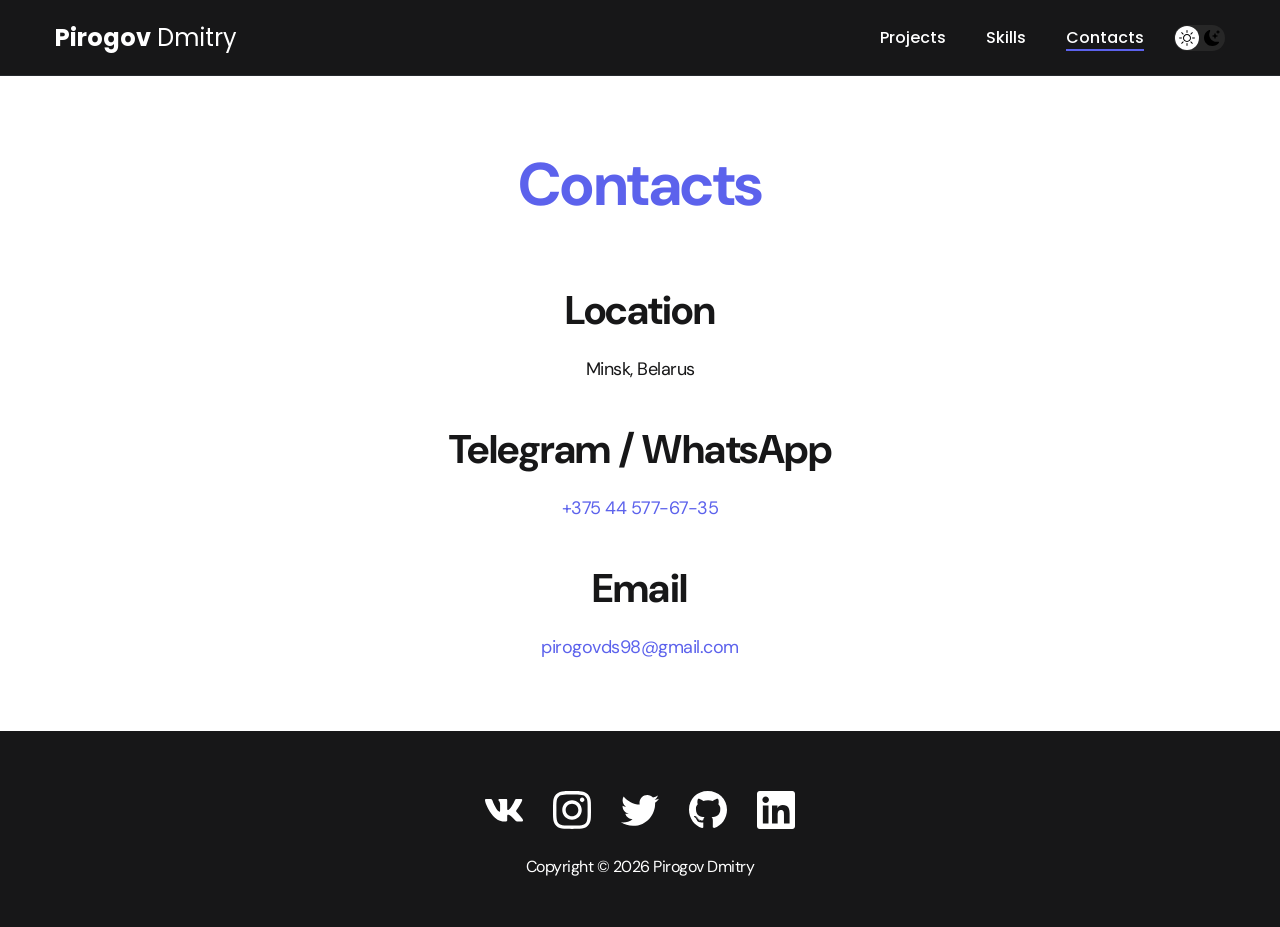
<file: contacts.html>
<!DOCTYPE html>
<html lang="en">
<head>
  <meta charset="UTF-8">
  <meta http-equiv="X-UA-Compatible" content="IE=edge">
  <meta name="viewport" content="width=device-width, initial-scale=1.0">
  <title>Dmitry Pirogov</title>
  <link rel="stylesheet" href="./css/main.css">
</head>
<body>
<nav class="nav">
  <div class="container">
    <div class="nav-row">
      <a href="./index.html" class="logo"><strong>Pirogov</strong> Dmitry</a>

      <button class="dark-mode-btn">
        <img src="./img/icons/sun.svg" alt="Light mode" class="dark-mode-btn__icon">
        <img src="./img/icons/moon.svg" alt="Dark mode" class="dark-mode-btn__icon">
      </button>

      <ul class="nav-list">
        <li class="nav-list__item"><a href="./index.html" class="nav-list__link">Projects</a></li>
        <li class="nav-list__item"><a href="./skills.html" class="nav-list__link">Skills</a></li>
        <li class="nav-list__item"><a href="./contacts.html" class="nav-list__link nav-list__link--active">Contacts</a></li>
      </ul>
    </div>
  </div>
</nav>

<main class="section">
  <div class="container">
    <h1 class="title-1">Contacts</h1>

    <ul class="content-list">
      <li class="content-list__item">
        <h2 class="title-2">Location</h2>
        <p>Minsk, Belarus</p>
      </li>
      <li class="content-list__item">
        <h2 class="title-2">Telegram / WhatsApp</h2>
        <p><a href="tel:+375445776735">+375 44 577-67-35</a></p>
      </li>
      <li class="content-list__item">
        <h2 class="title-2">Email</h2>
        <p><a href="mailto:webdev@protonmail.com">pirogovds98@gmail.com</a></p>
      </li>
    </ul>

  </div>
</main>

<footer class="footer">
  <div class="container">
    <div class="footer__wrapper">
      <ul class="social">
        <li class="social__item"><a href="https://vk.com/pirogdev" target="_blank"><img src="./img/icons/vk.svg" alt="Link"></a></li>
        <li class="social__item"><a href="https://www.instagram.com/pirogov_01/" target="_blank"><img src="./img/icons/instagram.svg" alt="Link"></a></li>
        <li class="social__item"><a href="https://twitter.com/PirogDev" target="_blank"><img src="./img/icons/twitter.svg" alt="Link"></a></li>
        <li class="social__item"><a href="https://github.com/Hanter1" target="_blank"><img src="./img/icons/gitHub.svg" alt="Link"></a></li>
        <li class="social__item"><a href="https://www.linkedin.com/in/dmitry-pirogov2021/" target="_blank"><img src="./img/icons/linkedIn.svg" alt="Link"></a></li>
      </ul>
      <div class="copyright">
        <p id="copyright"></p>
      </div>
    </div>
  </div>
</footer>

<script src="./js/main.js"></script>

</body>
</html>
</file>
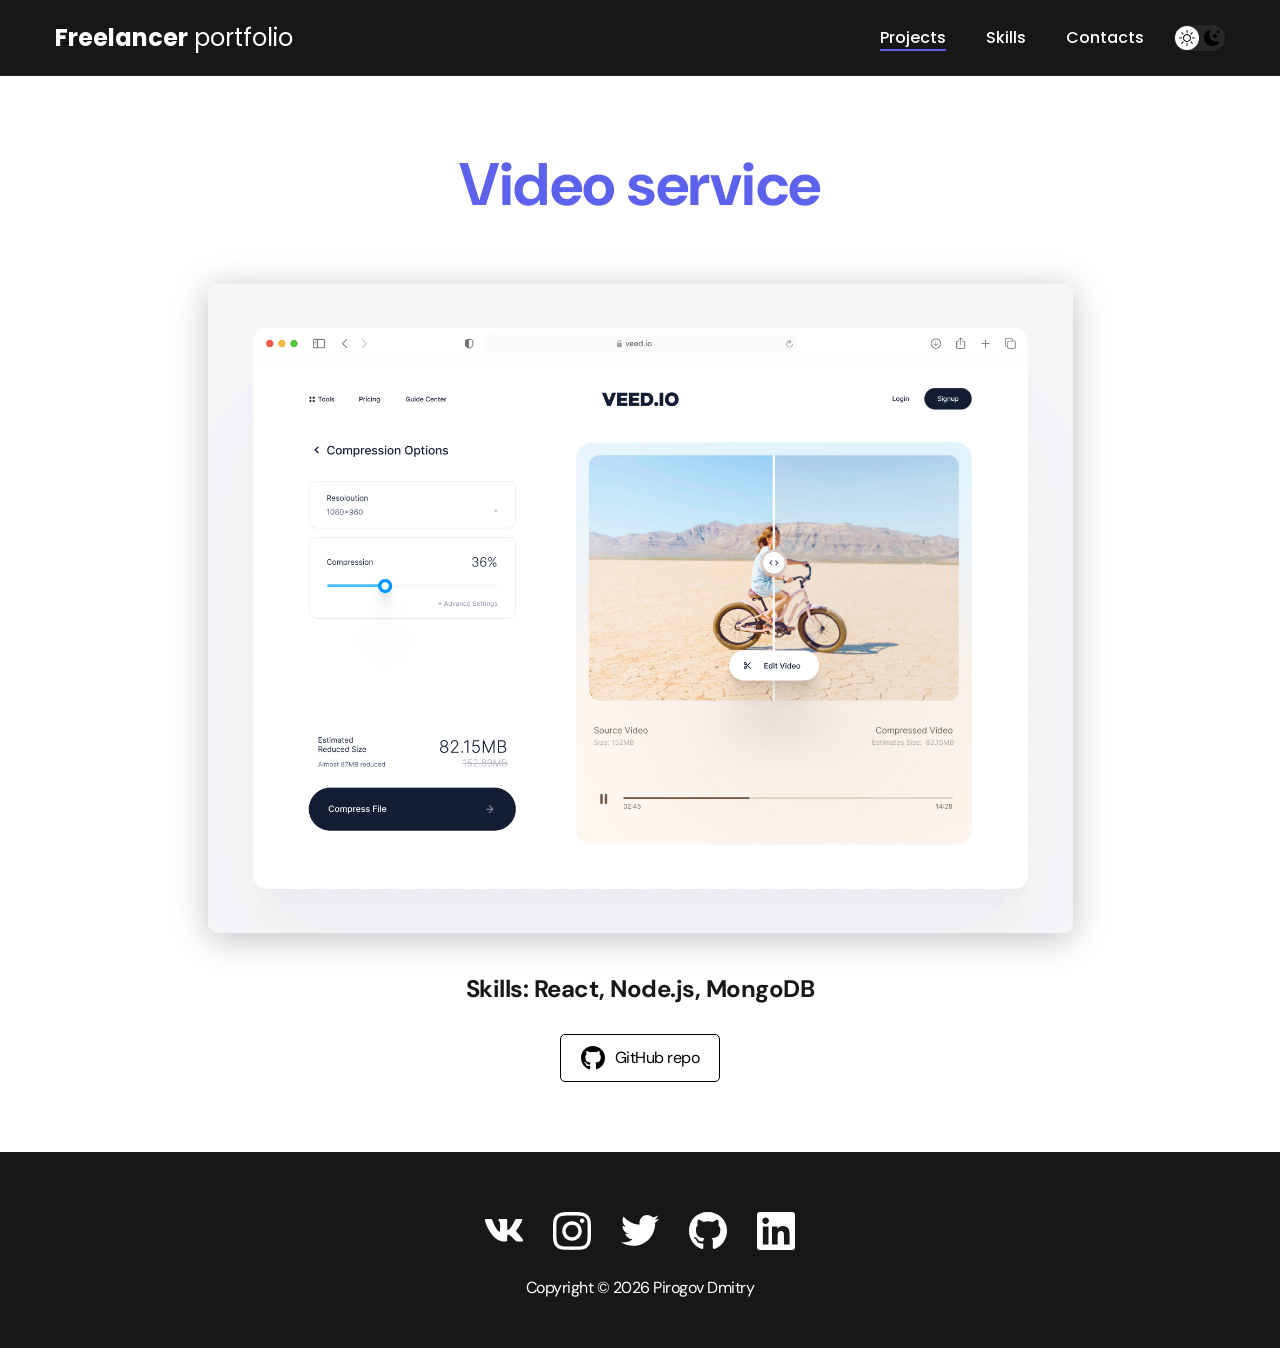
<file: project-page.html>
<!DOCTYPE html>
<html lang="en">
<head>
    <meta charset="UTF-8">
    <meta http-equiv="X-UA-Compatible" content="IE=edge">
    <meta name="viewport" content="width=device-width, initial-scale=1.0">
    <title>Freelancer portfolio</title>
    <link rel="stylesheet" href="./css/main.css">
</head>
<body>
<nav class="nav">
    <div class="container">
        <div class="nav-row">
            <a href="./index.html" class="logo"><strong>Freelancer</strong> portfolio</a>

            <button class="dark-mode-btn">
                <img src="./img/icons/sun.svg" alt="Light mode" class="dark-mode-btn__icon">
                <img src="./img/icons/moon.svg" alt="Dark mode" class="dark-mode-btn__icon">
            </button>

            <ul class="nav-list">
                <li class="nav-list__item"><a href="./index.html" class="nav-list__link nav-list__link--active">Projects</a></li>
                <li class="nav-list__item"><a href="./skills.html" class="nav-list__link">Skills</a></li>
                <li class="nav-list__item"><a href="./contacts.html" class="nav-list__link">Contacts</a></li>
            </ul>
        </div>
    </div>
</nav>

<main class="section">
    <div class="container">
        <div class="project-details">

            <h1 class="title-1">Video service</h1>

            <img src="./img/projects/02-big.jpg" alt="" class="project-details__cover">

            <div class="project-details__desc">
                <p>Skills: React, Node.js, MongoDB</p>
            </div>

            <a href="#!" class="btn-outline">
                <img src="./img/icons/gitHub-black.svg" alt="">
                GitHub repo
            </a>

        </div>
    </div>
</main>

<footer class="footer">
    <div class="container">
        <div class="footer__wrapper">
            <ul class="social">
                <li class="social__item"><a href="https://vk.com/pirogdev" target="_blank"><img src="./img/icons/vk.svg" alt="Link"></a></li>
                <li class="social__item"><a href="https://www.instagram.com/pirogov_01/" target="_blank"><img src="./img/icons/instagram.svg" alt="Link"></a></li>
                <li class="social__item"><a href="https://twitter.com/PirogDev" target="_blank"><img src="./img/icons/twitter.svg" alt="Link"></a></li>
                <li class="social__item"><a href="https://github.com/Hanter1" target="_blank"><img src="./img/icons/gitHub.svg" alt="Link"></a></li>
                <li class="social__item"><a href="https://www.linkedin.com/in/dmitry-pirogov2021/" target="_blank"><img src="./img/icons/linkedIn.svg" alt="Link"></a></li>
            </ul>
            <div class="copyright">
                <p id="copyright"></p>
            </div>
        </div>
    </div>
</footer>

<script src="./js/main.js"></script>

</body>
</html>
</file>
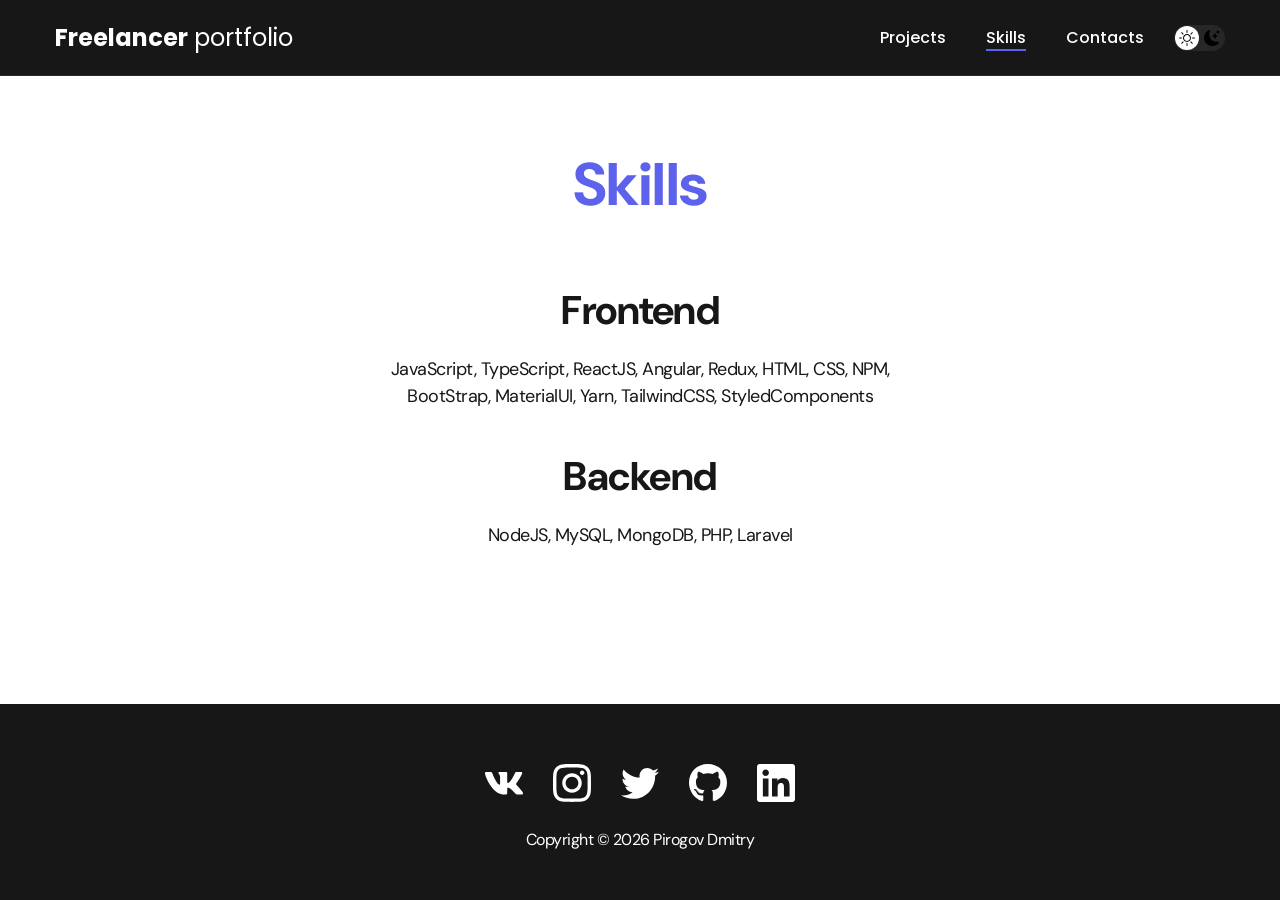
<file: skills.html>
<!DOCTYPE html>
<html lang="en">
<head>
    <meta charset="UTF-8">
    <meta http-equiv="X-UA-Compatible" content="IE=edge">
    <meta name="viewport" content="width=device-width, initial-scale=1.0">
    <title>Freelancer portfolio</title>
    <link rel="stylesheet" href="./css/main.css">
</head>
<body>
<nav class="nav">
    <div class="container">
        <div class="nav-row">
            <a href="./index.html" class="logo"><strong>Freelancer</strong> portfolio</a>

            <button class="dark-mode-btn">
                <img src="./img/icons/sun.svg" alt="Light mode" class="dark-mode-btn__icon">
                <img src="./img/icons/moon.svg" alt="Dark mode" class="dark-mode-btn__icon">
            </button>

            <ul class="nav-list">
                <li class="nav-list__item"><a href="./index.html" class="nav-list__link">Projects</a></li>
                <li class="nav-list__item"><a href="./skills.html" class="nav-list__link nav-list__link--active">Skills</a></li>
                <li class="nav-list__item"><a href="./contacts.html" class="nav-list__link">Contacts</a></li>
            </ul>
        </div>
    </div>
</nav>

<main class="section">
    <div class="container">
        <h1 class="title-1">Skills</h1>

        <ul class="content-list">
            <li class="content-list__item">
                <h2 class="title-2">Frontend</h2>
                <p>JavaScript, TypeScript, ReactJS, Angular, Redux, HTML, CSS, NPM, BootStrap, MaterialUI, Yarn, TailwindCSS, StyledComponents</p>
            </li>
            <li class="content-list__item">
                <h2 class="title-2">Backend</h2>
                <p>NodeJS, MySQL, MongoDB, PHP, Laravel</p>
            </li>
        </ul>

    </div>
</main>

<footer class="footer">
    <div class="container">
        <div class="footer__wrapper">
            <ul class="social">
                <li class="social__item"><a href="https://vk.com/pirogdev" target="_blank"><img src="./img/icons/vk.svg" alt="Link"></a></li>
                <li class="social__item"><a href="https://www.instagram.com/pirogov_01/" target="_blank"><img src="./img/icons/instagram.svg" alt="Link"></a></li>
                <li class="social__item"><a href="https://twitter.com/PirogDev" target="_blank"><img src="./img/icons/twitter.svg" alt="Link"></a></li>
                <li class="social__item"><a href="https://github.com/Hanter1" target="_blank"><img src="./img/icons/gitHub.svg" alt="Link"></a></li>
                <li class="social__item"><a href="https://www.linkedin.com/in/dmitry-pirogov2021/" target="_blank"><img src="./img/icons/linkedIn.svg" alt="Link"></a></li>
            </ul>
            <div class="copyright">
                <p id="copyright"></p>
            </div>
        </div>
    </div>
</footer>

<script src="./js/main.js"></script>

</body>
</html>
</file>
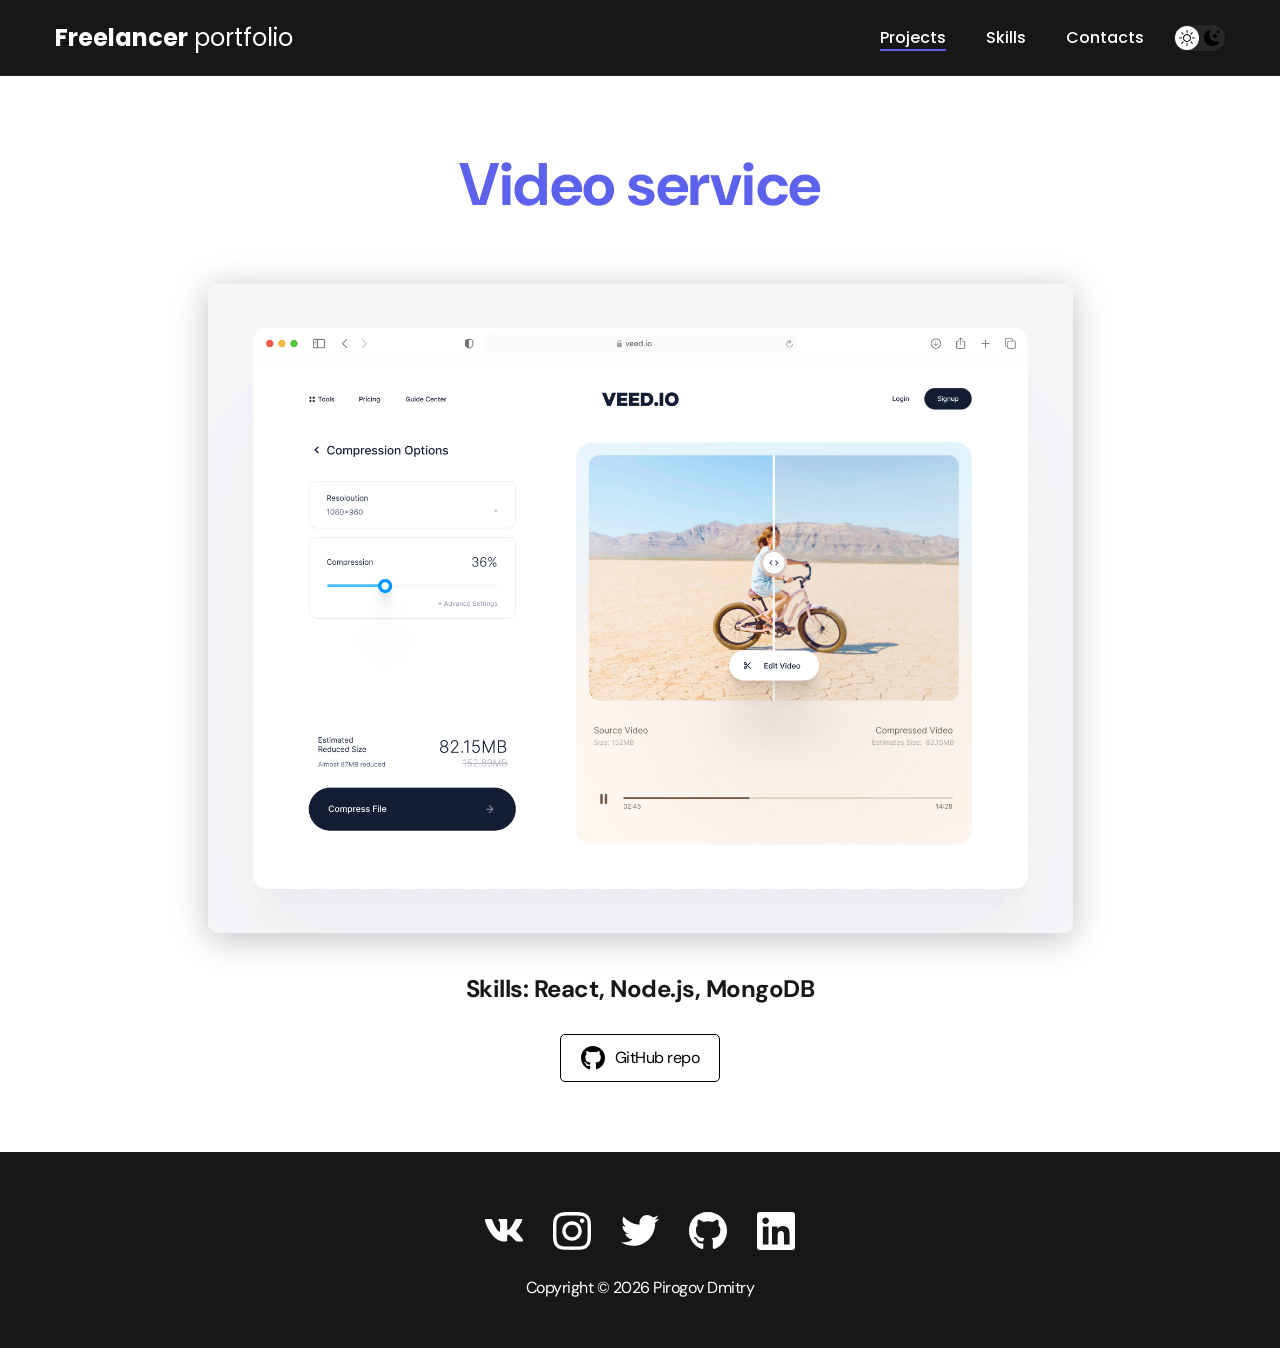
<file: project/simple-bitrix.html>
<!DOCTYPE html>
<html lang="en">
<head>
    <meta charset="UTF-8">
    <meta http-equiv="X-UA-Compatible" content="IE=edge">
    <meta name="viewport" content="width=device-width, initial-scale=1.0">
    <title>Freelancer portfolio</title>
    <link rel="stylesheet" href="/css/main.css">
</head>
<body>
<nav class="nav">
    <div class="container">
        <div class="nav-row">
            <a href="/index.html" class="logo"><strong>Freelancer</strong> portfolio</a>

            <button class="dark-mode-btn">
                <img src="/img/icons/sun.svg" alt="Light mode" class="dark-mode-btn__icon">
                <img src="/img/icons/moon.svg" alt="Dark mode" class="dark-mode-btn__icon">
            </button>

            <ul class="nav-list">
                <li class="nav-list__item"><a href="/index.html" class="nav-list__link nav-list__link--active">Projects</a></li>
                <li class="nav-list__item"><a href="/skills.html" class="nav-list__link">Skills</a></li>
                <li class="nav-list__item"><a href="/contacts.html" class="nav-list__link">Contacts</a></li>
            </ul>
        </div>
    </div>
</nav>

<main class="section">
    <div class="container">
        <div class="project-details">

            <h1 class="title-1">Video service</h1>

            <img src="/img/projects/02-big.jpg" alt="" class="project-details__cover">

            <div class="project-details__desc">
                <p>Skills: React, Node.js, MongoDB</p>
            </div>

            <a href="#!" class="btn-outline">
                <img src="/img/icons/gitHub-black.svg" alt="">
                GitHub repo
            </a>

        </div>
    </div>
</main>

<footer class="footer">
    <div class="container">
        <div class="footer__wrapper">
            <ul class="social">
                <li class="social__item"><a href="https://vk.com/pirogdev" target="_blank"><img src="/img/icons/vk.svg" alt="Link"></a></li>
                <li class="social__item"><a href="https://www.instagram.com/pirogov_01/" target="_blank"><img src="/img/icons/instagram.svg" alt="Link"></a></li>
                <li class="social__item"><a href="https://twitter.com/PirogDev" target="_blank"><img src="/img/icons/twitter.svg" alt="Link"></a></li>
                <li class="social__item"><a href="https://github.com/Hanter1" target="_blank"><img src="/img/icons/gitHub.svg" alt="Link"></a></li>
                <li class="social__item"><a href="https://www.linkedin.com/in/dmitry-pirogov2021/" target="_blank"><img src="/img/icons/linkedIn.svg" alt="Link"></a></li>
            </ul>
            <div class="copyright">
                <p id="copyright"></p>
            </div>
        </div>
    </div>
</footer>

<script src="/js/main.js"></script>

</body>
</html>
</file>
<file: css/main.css>
@import "./reset.css";
@import url('https://fonts.googleapis.com/css2?family=DM+Sans:wght@400;500;700&family=Poppins:wght@400;500;700&display=swap');

/*
font-family: 'DM Sans', sans-serif;
font-family: 'Poppins', sans-serif;
*/

/* * {
    border: 1px solid red;
} */

:root {
    --blackpure: #000;
    --black: #171718;
    --black-border: #26292D;
    --white: #fff;
    --purple: #5C62EC;

    --text-color: var(--black);

    --dark-bg: var(--black);
    --dark-border: var(--black-border);
    --header-text: var(--white);
    --accent: var(--purple);

    /* Light mode */
    --page-bg: var(--white);
    --text-color: var(--black);

    --title-1: var(--accent);

    --project-card-bg: var(--white);
    --project-card-text: var(--black);
    --box-shadow: 0px 5px 35px rgba(0, 0, 0, 0.25);
}

.dark {
    /* Dark mode */
    --page-bg: #252526;
    --text-color: var(--white);

    --title-1: var(--white);

    --project-card-bg: var(--black);
    --project-card-text: var(--white);
    --box-shadow: 0px 5px 35px rgba(0, 0, 0, 0.8);
}

html, body {
    display: flex;
    flex-direction: column;
    min-height: 100vh;

    font-family: 'DM Sans', sans-serif;
    letter-spacing: -0.5px;

    /* Light mode */
    background-color: var(--page-bg);
    color: var(--text-color);
}

/* General */

.container {
    margin: 0 auto;
    padding: 0 15px;
    max-width: 1200px;
}

.none {
    display: none !important;
}

.section {
    padding: 70px 0;
}

.title-1 {
    margin-bottom: 60px;

    font-size: 60px;
    font-weight: 700;
    line-height: 1.3;
    color: var(--title-1);
    text-align: center;
}

.title-2 {
    margin-bottom: 20px;

    font-size: 40px;
    font-weight: 700;
    line-height: 1.3;
}

/* Nav */

.nav {
    padding: 20px 0;
    border-bottom: 1px solid var(--dark-border);
    background-color: var(--dark-bg);
    color: var(--header-text);
    letter-spacing: normal;
}

.nav-row {
    display: flex;
    justify-content: flex-end;
    align-items: center;
    column-gap: 30px;
    row-gap: 20px;
    flex-wrap: wrap;
}

.logo {
    margin-right: auto;
    color: var(--header-text);
    font-size: 24px;
    font-family: 'Poppins', sans-serif;
}

.logo strong {
    font-weight: 700;
}

.nav-list {
    display: flex;
    flex-wrap: wrap;
    row-gap: 10px;
    align-items: center;
    column-gap: 40px;
    font-size: 16px;
    font-weight: 500;
    font-family: 'Poppins', sans-serif;
}

.nav-list__link {
    color: var(--header-text);
    transition: opacity 0.2s ease-in;
}

.nav-list__link:hover {
    opacity: 0.8;
}

.nav-list__link--active {
    position: relative;
}

.nav-list__link--active::before {
    content: "";

    position: absolute;
    left: 0;
    top: 100%;

    display: block;
    height: 2px;
    width: 100%;
    background-color: var(--accent);
}

/* Dark mode btn */

.dark-mode-btn {
    order: 9;

    position: relative;
    display: flex;
    justify-content: space-between;

    width: 51px;
    height: 26px;
    padding: 5px;

    border-radius: 50px;
    background-color: #272727;
}

.dark-mode-btn::before {
    content: "";

    position: absolute;
    top: 1px;
    left: 1px;

    display: block;
    width: 24px;
    height: 24px;

    border-radius: 50%;
    background-color: var(--white);

    transition: left 0.2s ease-in;
}

.dark-mode-btn--active::before {
    left: 26px;
}

.dark-mode-btn__icon {
    position: relative;
    z-index: 9;
}

/* Header */

.header {
    padding: 40px 0;
    min-height: 695px;

    display: flex;
    justify-content: center;
    align-items: center;

    background-color: var(--dark-bg);
    background-image: url('./../img/header-bg.png');
    background-repeat: no-repeat;
    background-size: auto;
    background-position: center center;

    color: var(--header-text);
    text-align: center;
}

.header__wrapper {
    padding: 0 15px;
    max-width: 660px;
}

.header__title {
    margin-bottom: 20px;
    font-size: 40px;
    font-weight: 700;
    line-height: 1.4;
}

.header__title strong {
    font-size: 60px;
    font-weight: 700;
}

.header__title em {
    font-style: normal;
    color: var(--accent);
}

.header__text {
    margin-bottom: 40px;
    font-size: 18px;
    line-height: 1.333;
}

.header__text p + p{
    margin-top: 0.5em;
}

/* Btn */

.btn {
    display: inline-block;
    height: 48px;
    padding: 12px 28px;

    border-radius: 5px;
    background-color: var(--accent);
    color: var(--white);
    letter-spacing: 0.15px;
    font-size: 16px;
    font-weight: 500;

    transition: opacity 0.2s ease-in;
}

.btn:hover {
    opacity: 0.8;
}

.btn:active {
    position: relative;
    top: 1px;
}

/* Btn outline */

.btn-outline {
    display: flex;
    column-gap: 10px;
    align-items: center;

    height: 48px;
    padding: 12px 20px;

    border-radius: 5px;
    border: 1px solid var(--blackpure);
    background-color: var(--white);
    color: var(--blackpure);

    transition: opacity 0.2s ease-in;
}

.btn-outline:hover {
    opacity: 0.8;
}

.btn-outline:active {
    position: relative;
    top: 1px;
}

/* Projects  */

.projects {
    display: flex;
    justify-content: center;
    flex-wrap: wrap;
    column-gap: 30px;
    row-gap: 30px;
}

.project {
    max-width: 370px;
    background-color: var(--project-card-bg);
    box-shadow: var(--box-shadow);
    border-radius: 10px;
}

.project__img {
    border-radius: 10px;
}

.project__title {
    padding: 15px 20px 25px;
    font-weight: 700;
    font-size: 24px;
    line-height: 1.3;
    color: var(--project-card-text);
}

/* Project details */

.project-details {
    margin: 0 auto;
    max-width: 865px;

    display: flex;
    flex-direction: column;
    align-items: center;

    text-align: center;
}

.project-details__cover {
    max-width: 100%;
    margin-bottom: 40px;

    box-shadow: 0px 5px 35px rgba(0, 0, 0, 0.25);
    border-radius: 10px;
}

.project-details__desc {
    margin-bottom: 30px;

    font-weight: 700;
    font-size: 24px;
    line-height: 1.3;
}

/* Content list */

.content-list {
    margin: 0 auto;
    max-width: 570px;
    display: flex;
    flex-direction: column;
    align-items: center;
    row-gap: 40px;
    text-align: center;
}

.content-list a {
    color: var(--accent);
}

.content-list__item {
    font-size: 18px;
    line-height: 1.5;
}

.content-list__item p + p {
    margin-top: 0.5em;
}

/* Footer */

.footer {
    margin-top: auto;
    padding: 60px 0 50px;
    background-color: var(--dark-bg);
    color: var(--header-text);
}

.footer__wrapper {
    display: flex;
    flex-direction: column;
    align-items: center;
    row-gap: 27px;
}

.social {
    display: flex;
    column-gap: 30px;
    align-items: center;
}

.copyright {
    font-size: 16px;
}

.copyright p + p {
    margin-top: 0.5em;
}

@media (max-width: 620px) {

    /* Header  */

    .header {
        min-height: unset;
    }

    .header__title {
        font-size: 30px;
    }

    .header__title strong {
        font-size: 40px;
    }

    /* Nav */

    .nav-row {
        justify-content: space-between;
    }

    .dark-mode-btn {
        order: 0;
    }

    /* General */

    .section {
        padding: 40px 0;
    }

    .title-1 {
        margin-bottom: 30px;
        font-size: 40px;
    }

    .title-2 {
        margin-bottom: 10px;
        font-size: 30px;
    }

    /* Projects */

    .project__title {
        font-size: 22px;
    }

    /* Project page */

    .project-details__desc {
        margin-bottom: 20px;
        font-size: 22px;
    }

    /* Content List */

    .content-list {
        row-gap: 20px;
    }

    .content-list__item {
        font-size: 16px;
    }

    /* Footer */

    .footer {
        padding: 40px 0 30px;
    }

    .footer__wrapper {
        row-gap: 20px;
    }

    /* Social */

    .social {
        column-gap: 20px;
    }

    .social__item {
        width: 28px;
    }

}
</file>
